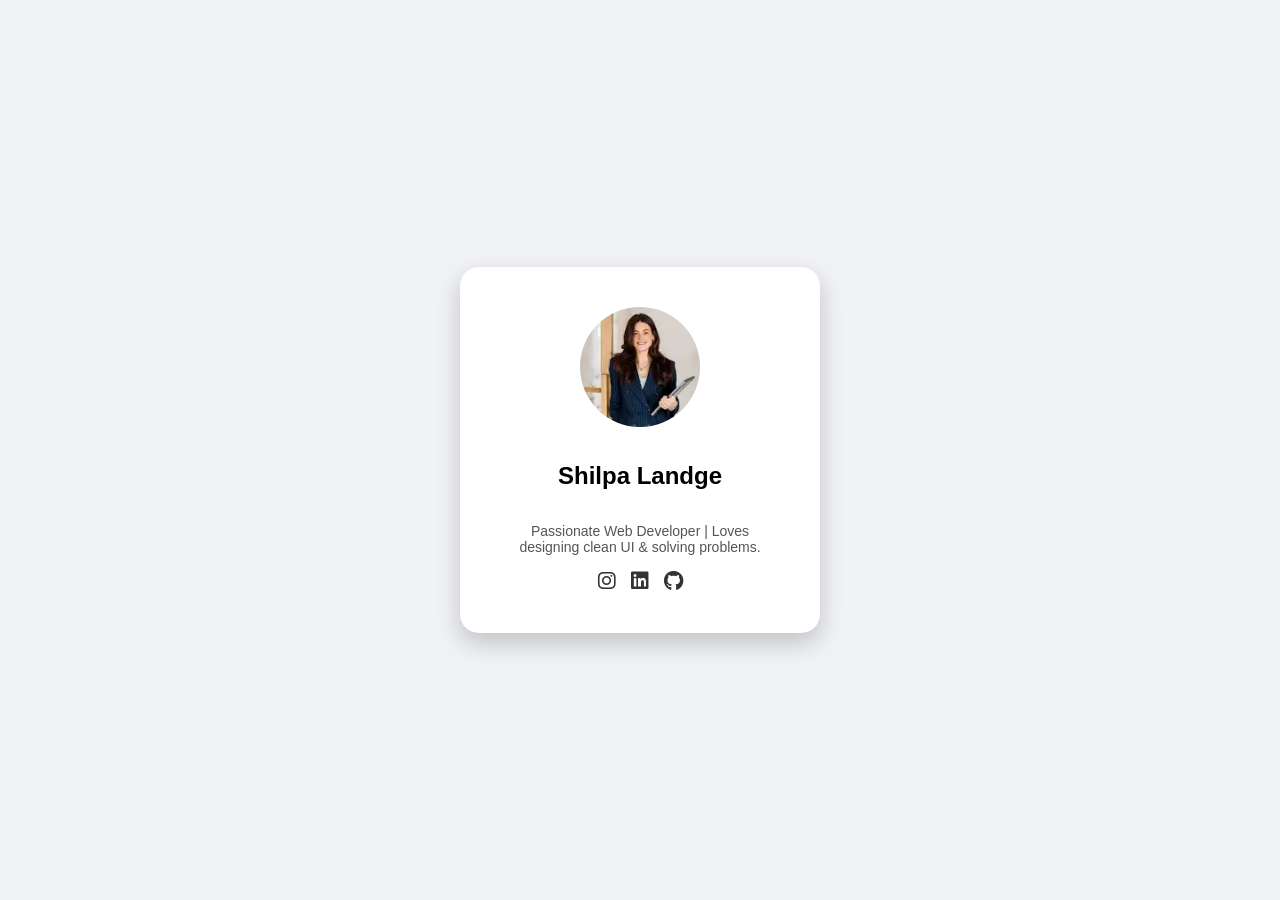
<file: HTML-CSS-Bootstrap/Small-HTML-CSSAssignment/profilecarddesign.html>
<!DOCTYPE html>
<html lang="en">
<head>
    <meta charset="UTF-8">
    <meta name="viewport" content="width=device-width, initial-scale=1.0">
    <link rel="stylesheet" href="style.css">
    <title>Profile Card Design</title>
<link rel="stylesheet" href="https://cdnjs.cloudflare.com/ajax/libs/font-awesome/6.5.0/css/all.min.css">
</head>
<body>

<div class="card">
    <img src=".\images/me.jpg" alt="Profile Image" class="profile-img">
    
    <h2>Shilpa Landge</h2>
    
    <p class="bio">
        Passionate Web Developer | Loves designing clean UI & solving problems.
    </p>

    <div class="social-icons">
        <a href="#"><i class="fab fa-instagram"></i></a>
        <a href="#"><i class="fab fa-linkedin"></i></a>
        <a href="#"><i class="fab fa-github"></i></a>
    </div>
</div>

    
</body>
</html>
</file>
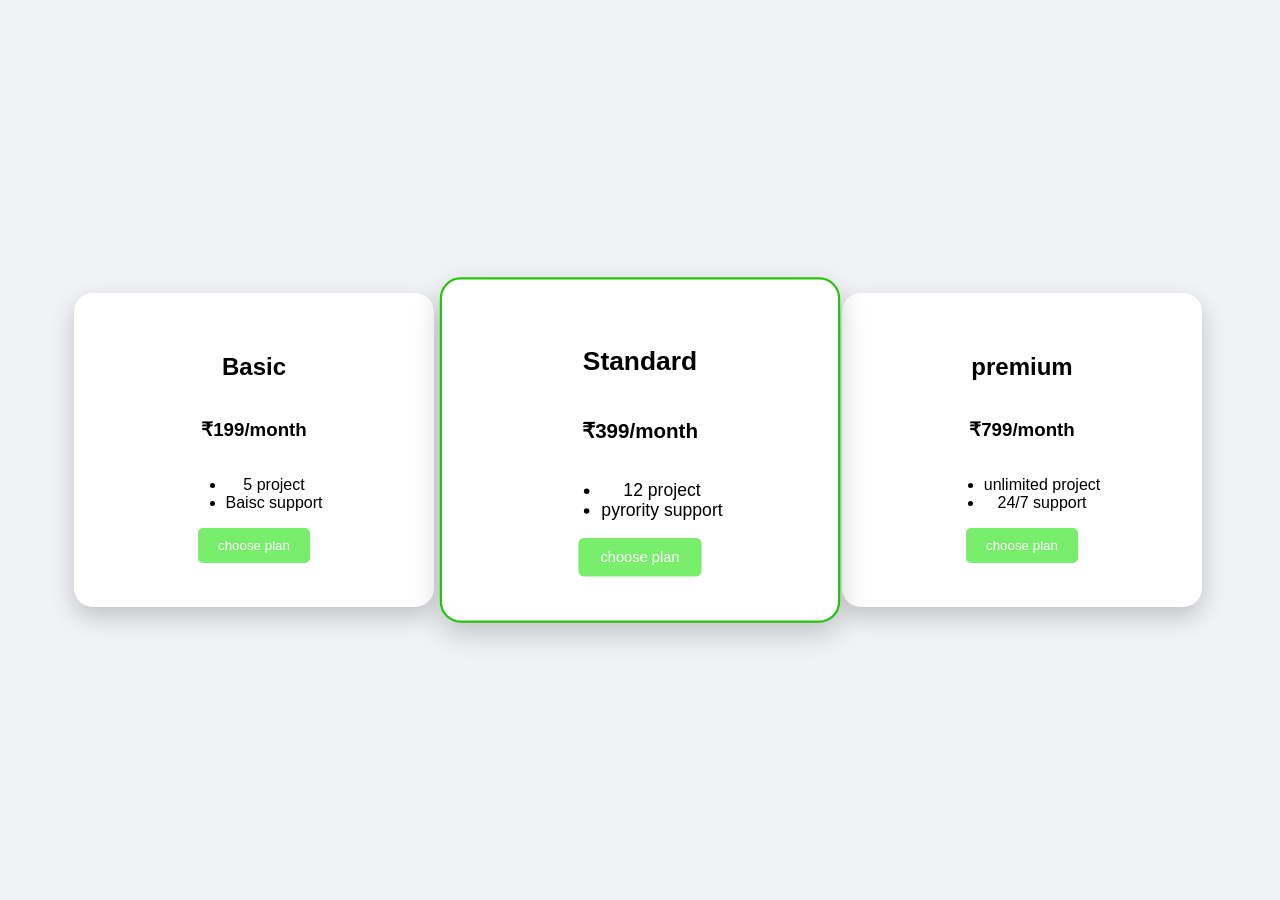
<file: HTML-CSS-Bootstrap/Small-HTML-CSSAssignment/simplepricingtable.html>
<!DOCTYPE html>
<html lang="en">
<head>
    <meta charset="UTF-8">
    <meta name="viewport" content="width=device-width, initial-scale=1.0">
    <title>simple Pricing table</title>
    <link rel="stylesheet" href="style.css">
</head>
<body>
    <div class="Pricing-container">
        <!--basic plan-->
        <div class="card">
            <h2>Basic</h2>
            <h3>₹199/month</h3>
            <ul>
                <li> 5 project</li>
                <li>Baisc support</li>
            </ul>
            <button>choose plan</button>
        </div>
        <!-- standard plan-->
         <div class="card highlight">
            <h2>Standard</h2>
            <h3>₹399/month</h3>
            <ul>
                <li> 12 project</li>
                <li>pyrority support</li>
            </ul>
            <button>choose plan</button>
        </div>
        <!--premium plan-->
        <div class="card">
            <h2>premium</h2>
            <h3>₹799/month</h3>
            <ul>
                <li> unlimited project</li>
                <li>24/7 support</li>
            </ul>
            <button>choose plan</button>
        </div>

    </div>    
</body>
</html>
</file>
<file: HTML-CSS-Bootstrap/Small-HTML-CSSAssignment/style.css>
body {
    margin: 0;
    padding: 0;
    height: 100vh;
    display: flex;
    justify-content: center;
    align-items: center;
    background: #f0f2f5;
    font-family: Arial, sans-serif;
}

.card {
    width: 280px;
    padding: 40px;
    text-align: center;
    background: white;
    border-radius: 19px;
    
    
    box-shadow: 0 10px 25px rgba(0, 0, 0, 0.2);
    
    /* Flexbox */
    display: flex;
    flex-direction: column;
    align-items: center;

    /* Hover transition */
    transition: transform 0.3s ease, box-shadow 0.3s ease;
}

/* Hover Effect */
.card:hover {
    transform: translateY(-10px) scale(1.03);
    box-shadow: 0 20px 40px rgba(0, 0, 0, 0.3);
}

.profile-img {
    width: 120px;
    height: 120px;
    border-radius: 50%;
    object-fit: cover;
    margin-bottom: 15px;
}

.bio {
    font-size: 14px;
    color: #555;
    margin-bottom: 15px;
}

.social-icons {
    display: flex;
    gap: 15px;
}

.social-icons a {
    text-decoration: none;
    color: #333;
    font-size: 20px;
    transition: color 0.3s;
}

.social-icons a:hover {
    color: #0077b5; /* hover color */
}

/* simple pricing table */
.Pricing-container{
    display: grid;
    grid-template-columns: repeat(3, 1fr);
    gap: 20px;
    padding: 50px;
    text-align: center;
}
.highlight {
    border: 2px solid #24c50b;
    transform: scale(1.1);
}
/* Button */
button {
    padding: 10px 20px;
    border: none;
    background: #79ed6c;
    color: white;
    border-radius: 5px;
    cursor: pointer;
}

button:hover {
    background: #e4641f;
}
</file>
